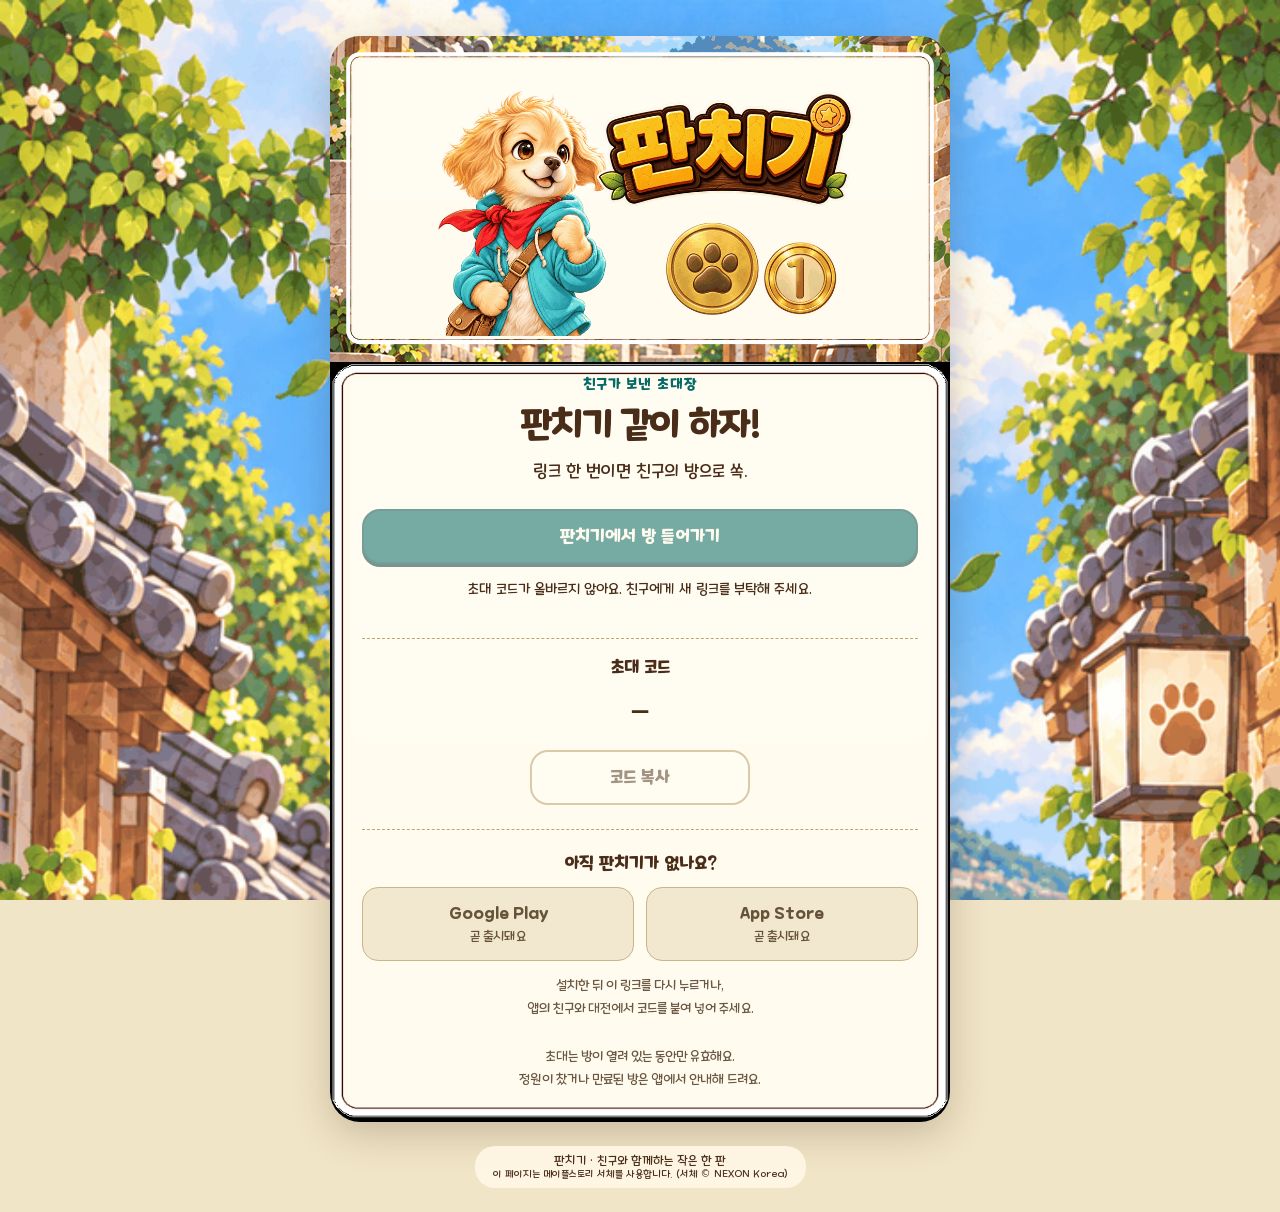
<file: panchigi/join/index.html>
<!doctype html>
<html lang="ko">
<head>
  <meta charset="utf-8">
  <meta name="viewport" content="width=device-width, initial-scale=1">
  <meta name="referrer" content="no-referrer">
  <meta http-equiv="Content-Security-Policy" content="default-src 'none'; img-src 'self'; style-src 'self'; font-src 'self'; script-src 'self'; base-uri 'none'; form-action 'none'">
  <title>판치기 같이 하자! · 친구 초대</title>
  <meta name="description" content="링크를 누르면 친구의 방으로 바로 들어가요. 몽이와 함께 판치기 한 판!">
  <link rel="canonical" href="https://baekwangho.github.io/panchigi/join/">
  <meta property="og:title" content="판치기 같이 하자!">
  <meta property="og:description" content="링크를 누르면 친구의 방으로 바로 들어가요.">
  <meta property="og:image" content="https://baekwangho.github.io/panchigi/join/assets/invite-1200x630.png">
  <meta property="og:image:secure_url" content="https://baekwangho.github.io/panchigi/join/assets/invite-1200x630.png">
  <meta property="og:image:type" content="image/png">
  <meta property="og:image:width" content="1200">
  <meta property="og:image:height" content="630">
  <meta property="og:image:alt" content="따뜻한 종이 위 판치기 로고와 웃는 몽이, 반짝이는 앞뒷면 동전">
  <meta property="og:image" content="https://baekwangho.github.io/panchigi/join/assets/invite-600x600.png">
  <meta property="og:image:type" content="image/png">
  <meta property="og:image:width" content="600">
  <meta property="og:image:height" content="600">
  <meta property="og:image:alt" content="판치기 로고와 몽이, 동전이 담긴 정사각형 초대 카드">
  <meta property="og:url" content="https://baekwangho.github.io/panchigi/join/">
  <meta property="og:type" content="website">
  <meta property="og:locale" content="ko_KR">
  <meta property="og:site_name" content="판치기">
  <meta name="twitter:card" content="summary_large_image">
  <meta name="twitter:title" content="판치기 같이 하자!">
  <meta name="twitter:description" content="링크를 누르면 친구의 방으로 바로 들어가요.">
  <meta name="twitter:image" content="https://baekwangho.github.io/panchigi/join/assets/invite-1200x630.png">
  <meta name="twitter:image:alt" content="판치기 로고와 몽이, 앞뒷면 동전이 담긴 친구 초대 카드">
  <link rel="icon" type="image/png" href="assets/favicon.png">
  <link rel="apple-touch-icon" sizes="180x180" href="assets/apple-touch-icon.png">
  <link rel="stylesheet" href="style.css">
  <script src="join.js" defer></script>
</head>
<body>
  <main class="invitation">
    <img class="hero" src="assets/invite-1200x630.png" width="1200" height="630" alt="판치기 로고 아래 친구를 기다리는 몽이와 동전">
    <div class="content">
      <p class="eyebrow">친구가 보낸 초대장</p>
      <h1>판치기 같이 하자!</h1>
      <p class="intro">링크 한 번이면 친구의 방으로 쏙.</p>
      <a id="open-app" class="primary" aria-disabled="true">판치기에서 방 들어가기</a>
      <p id="status" class="status" role="status" aria-live="polite">초대 코드를 확인하고 있어요.</p>
      <section class="code-area" aria-labelledby="code-title">
        <h2 id="code-title">초대 코드</h2>
        <p id="invite-code" class="code">—</p>
        <button id="copy-code" class="secondary" type="button" disabled>코드 복사</button>
      </section>
      <section class="install" aria-labelledby="install-title">
        <h2 id="install-title">아직 판치기가 없나요?</h2>
        <div class="stores">
          <button type="button" disabled><strong>Google Play</strong><span>곧 출시돼요</span></button>
          <button type="button" disabled><strong>App Store</strong><span>곧 출시돼요</span></button>
        </div>
        <p>설치한 뒤 이 링크를 다시 누르거나,<br>앱의 친구와 대전에서 코드를 붙여 넣어 주세요.</p>
      </section>
      <p class="footnote">초대는 방이 열려 있는 동안만 유효해요.<br>정원이 찼거나 만료된 방은 앱에서 안내해 드려요.</p>
      <noscript>앱에서 방에 들어가려면 JavaScript를 켜거나, 링크의 code 값을 복사해 친구와 대전에 붙여 넣어 주세요.</noscript>
    </div>
  </main>
  <footer>판치기 · 친구와 함께하는 작은 한 판<br><small>이 페이지는 메이플스토리 서체를 사용합니다. (서체 © NEXON Korea)</small></footer>
</body>
</html>
</file>
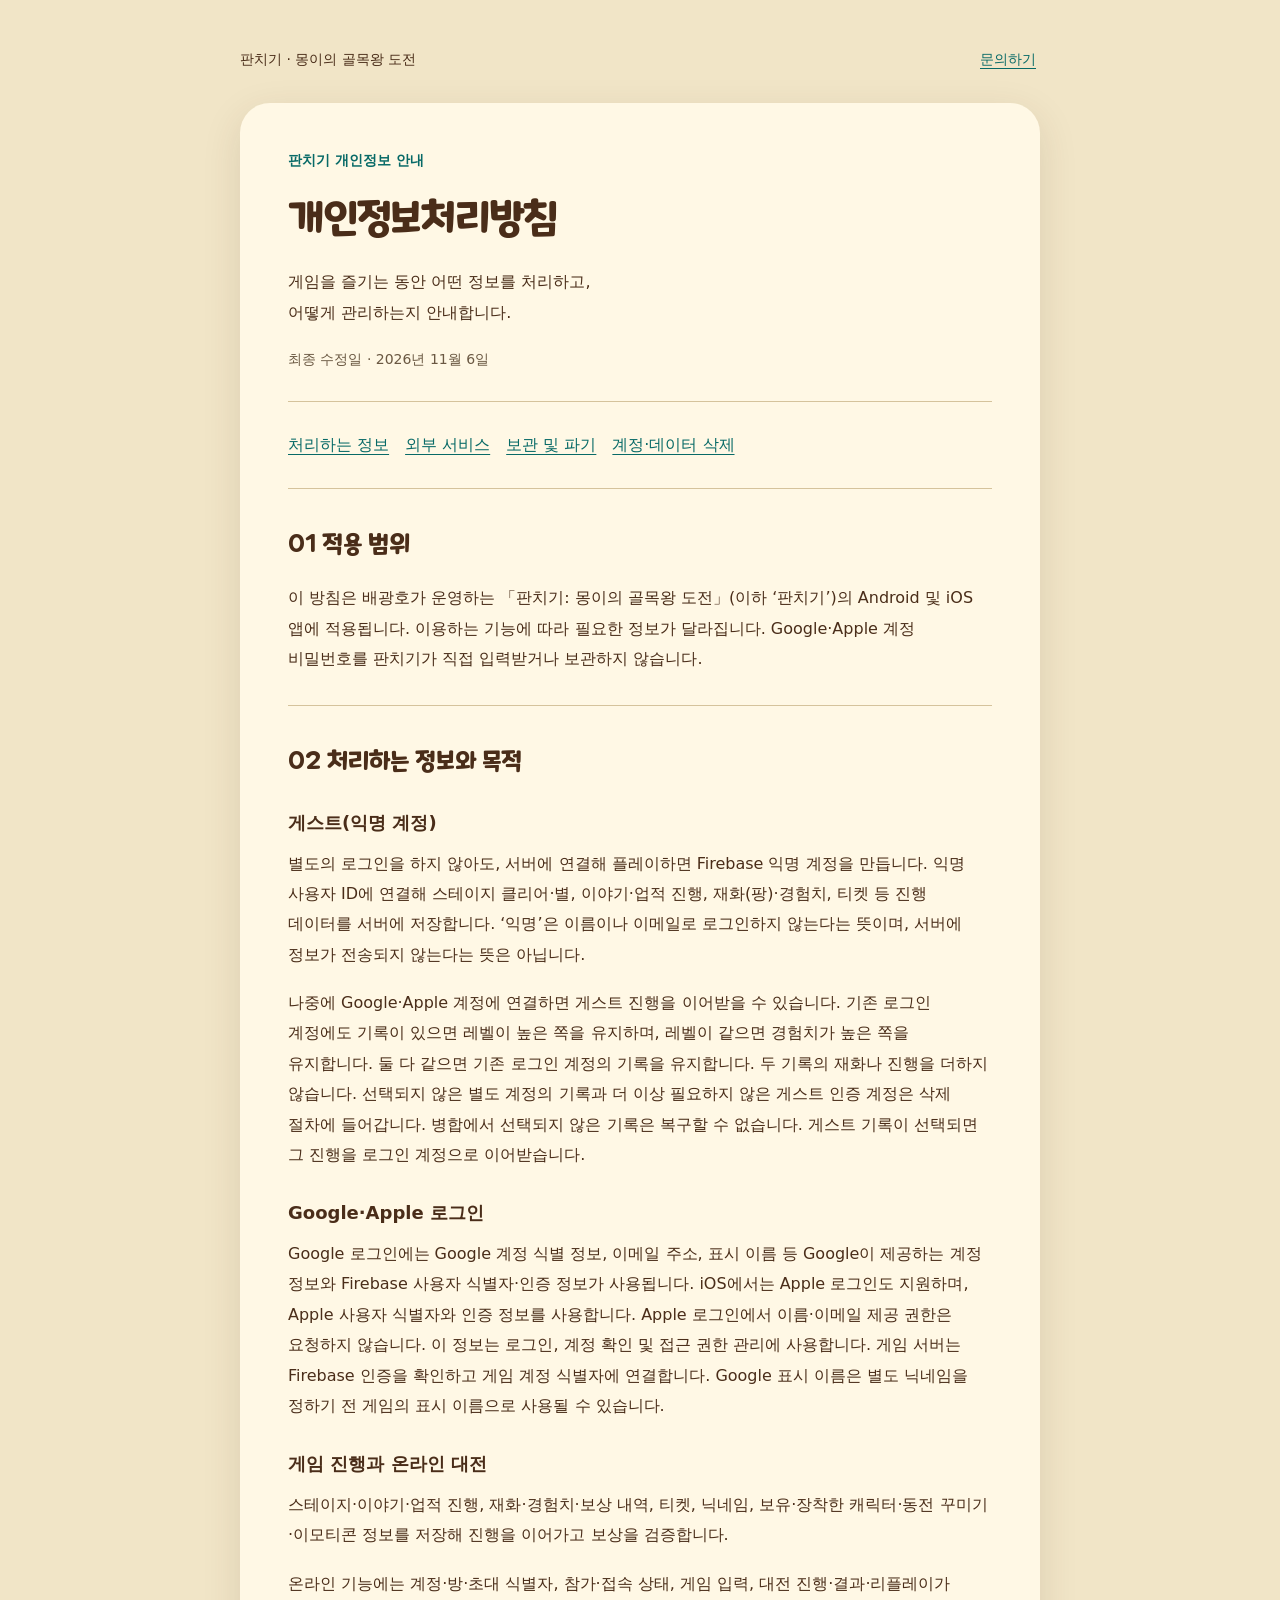
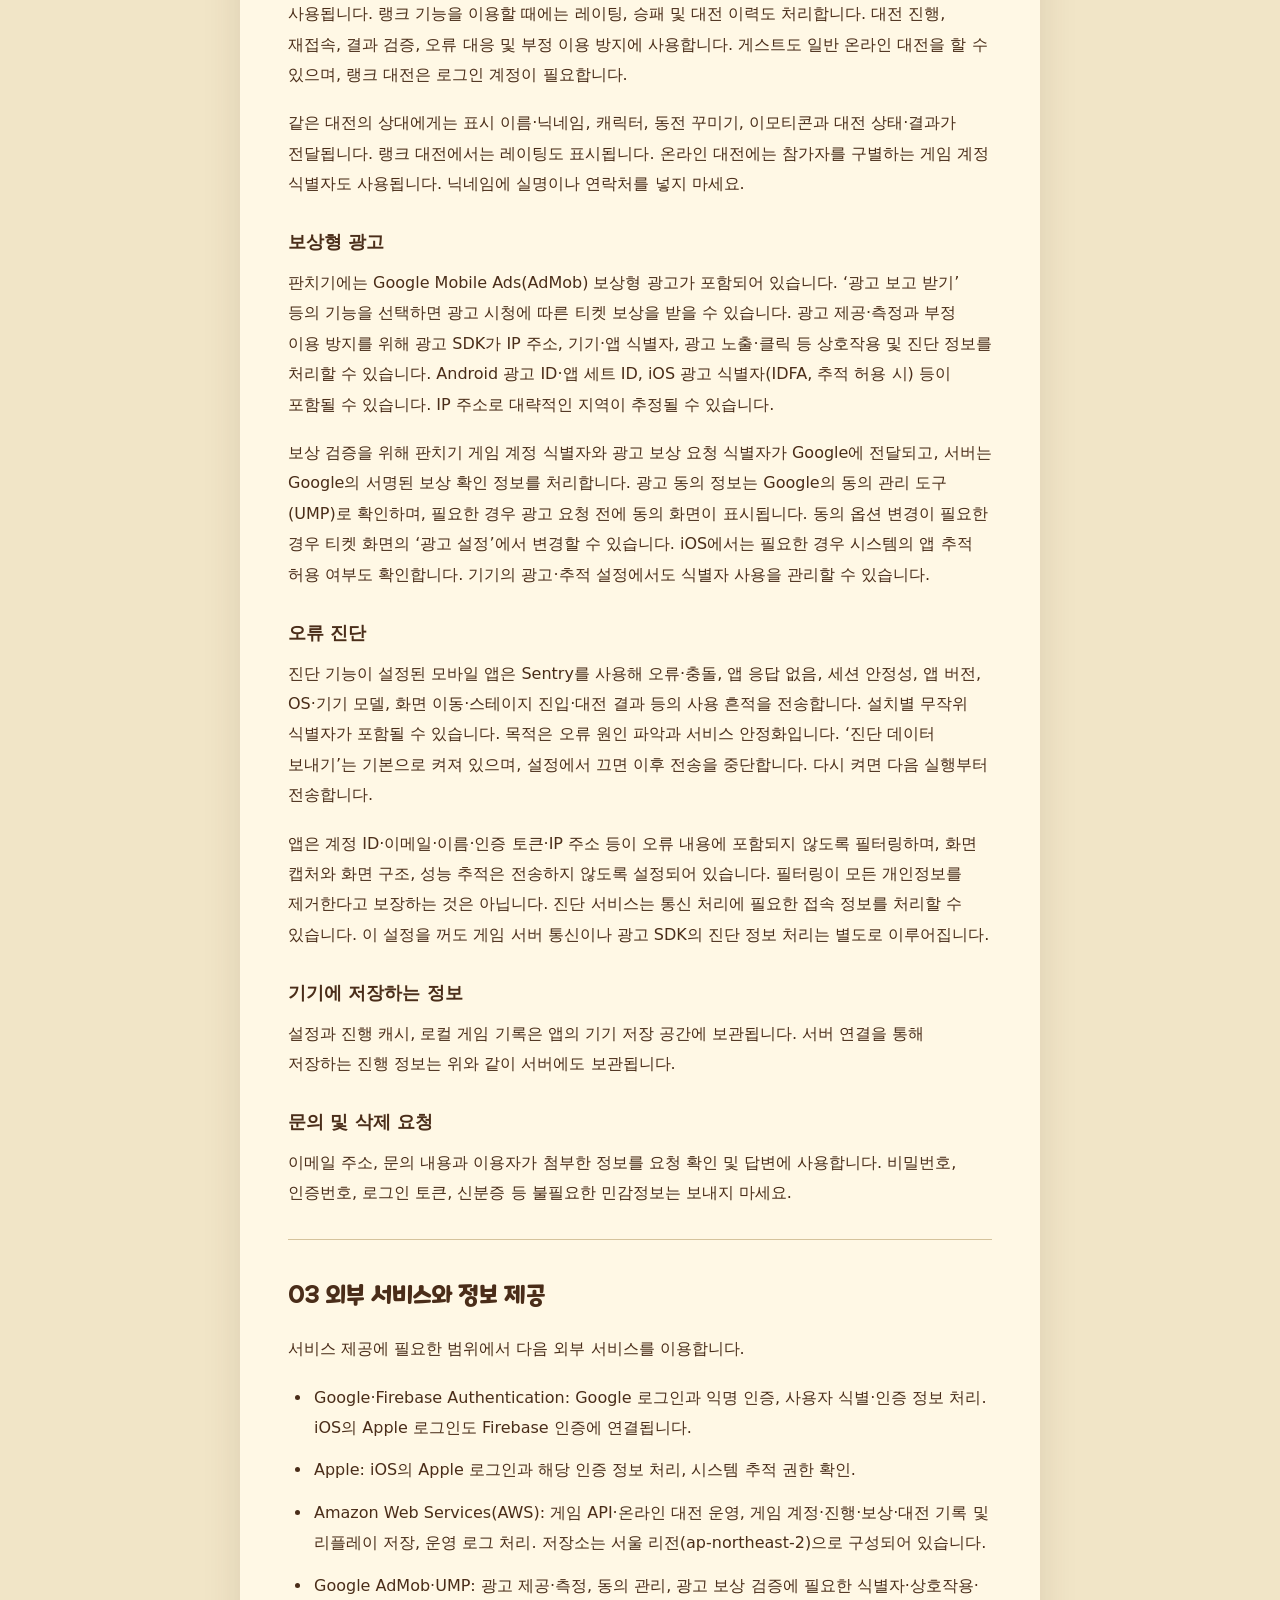
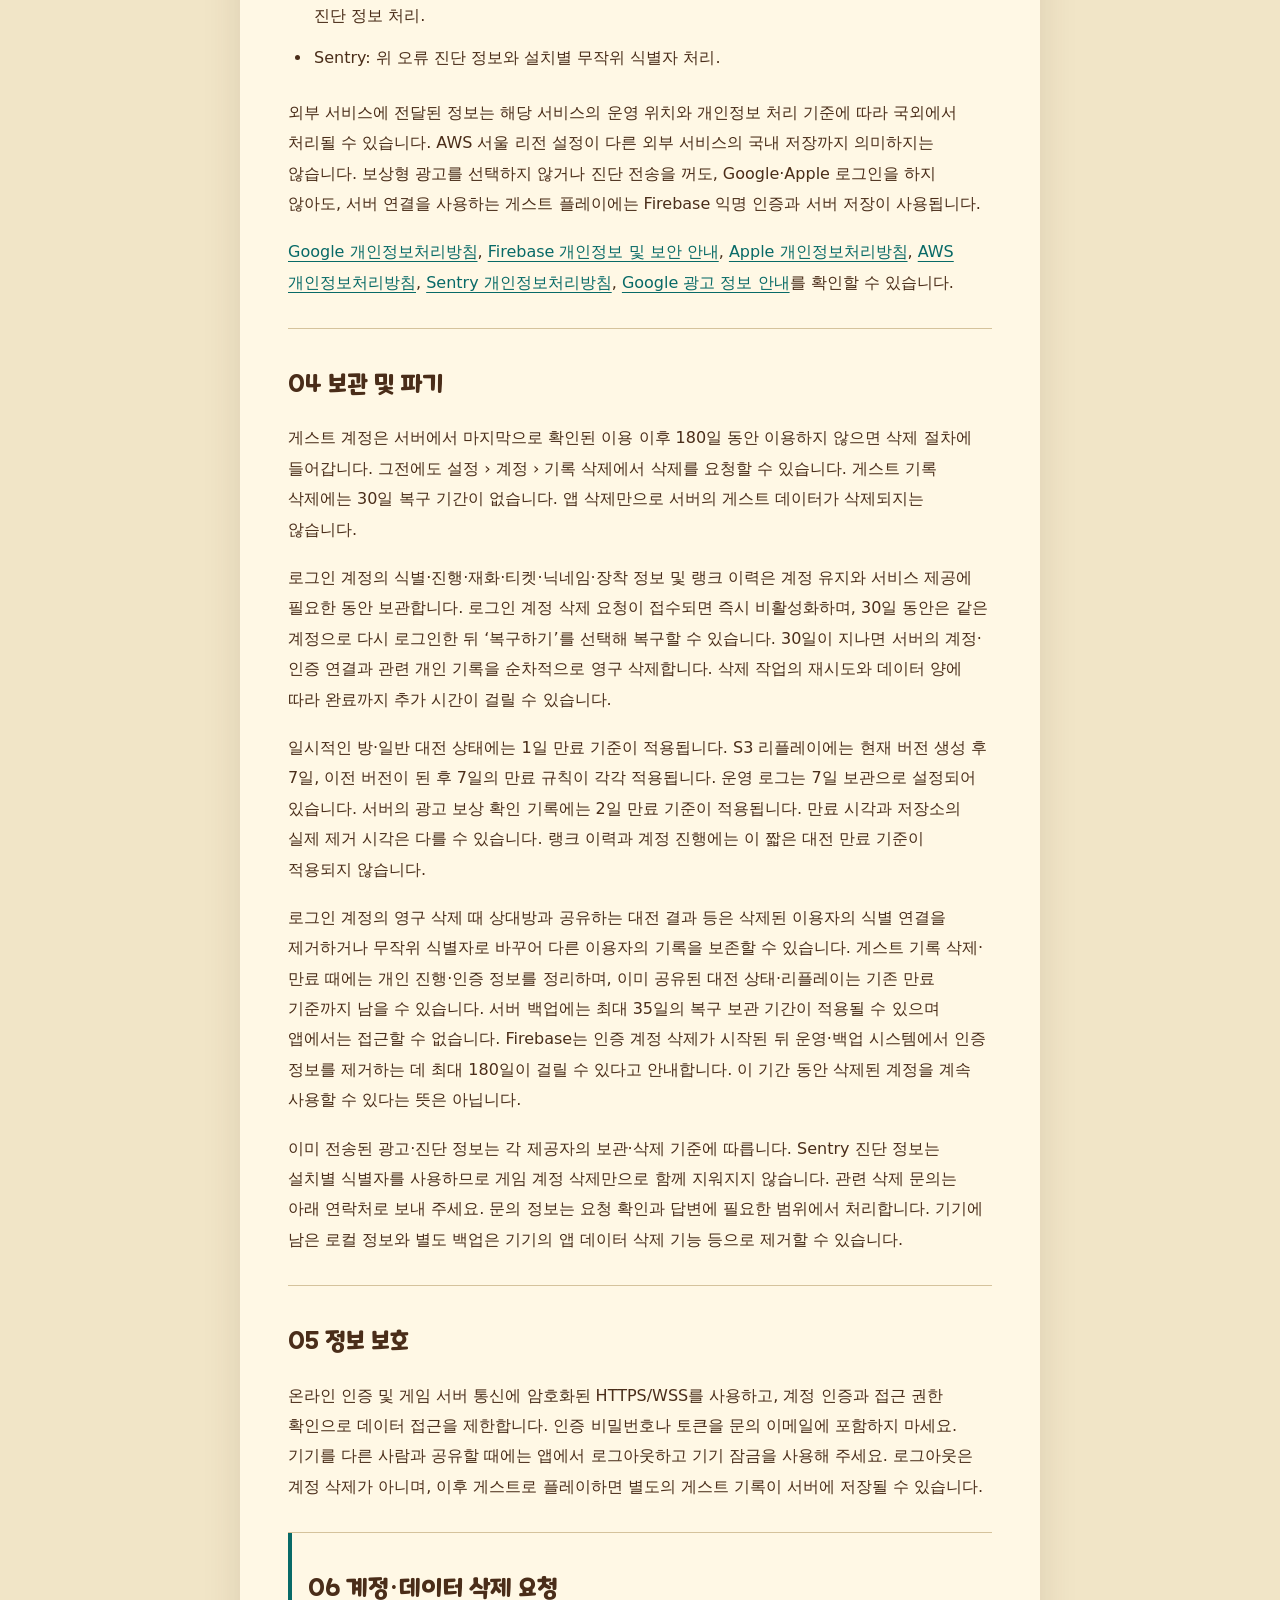
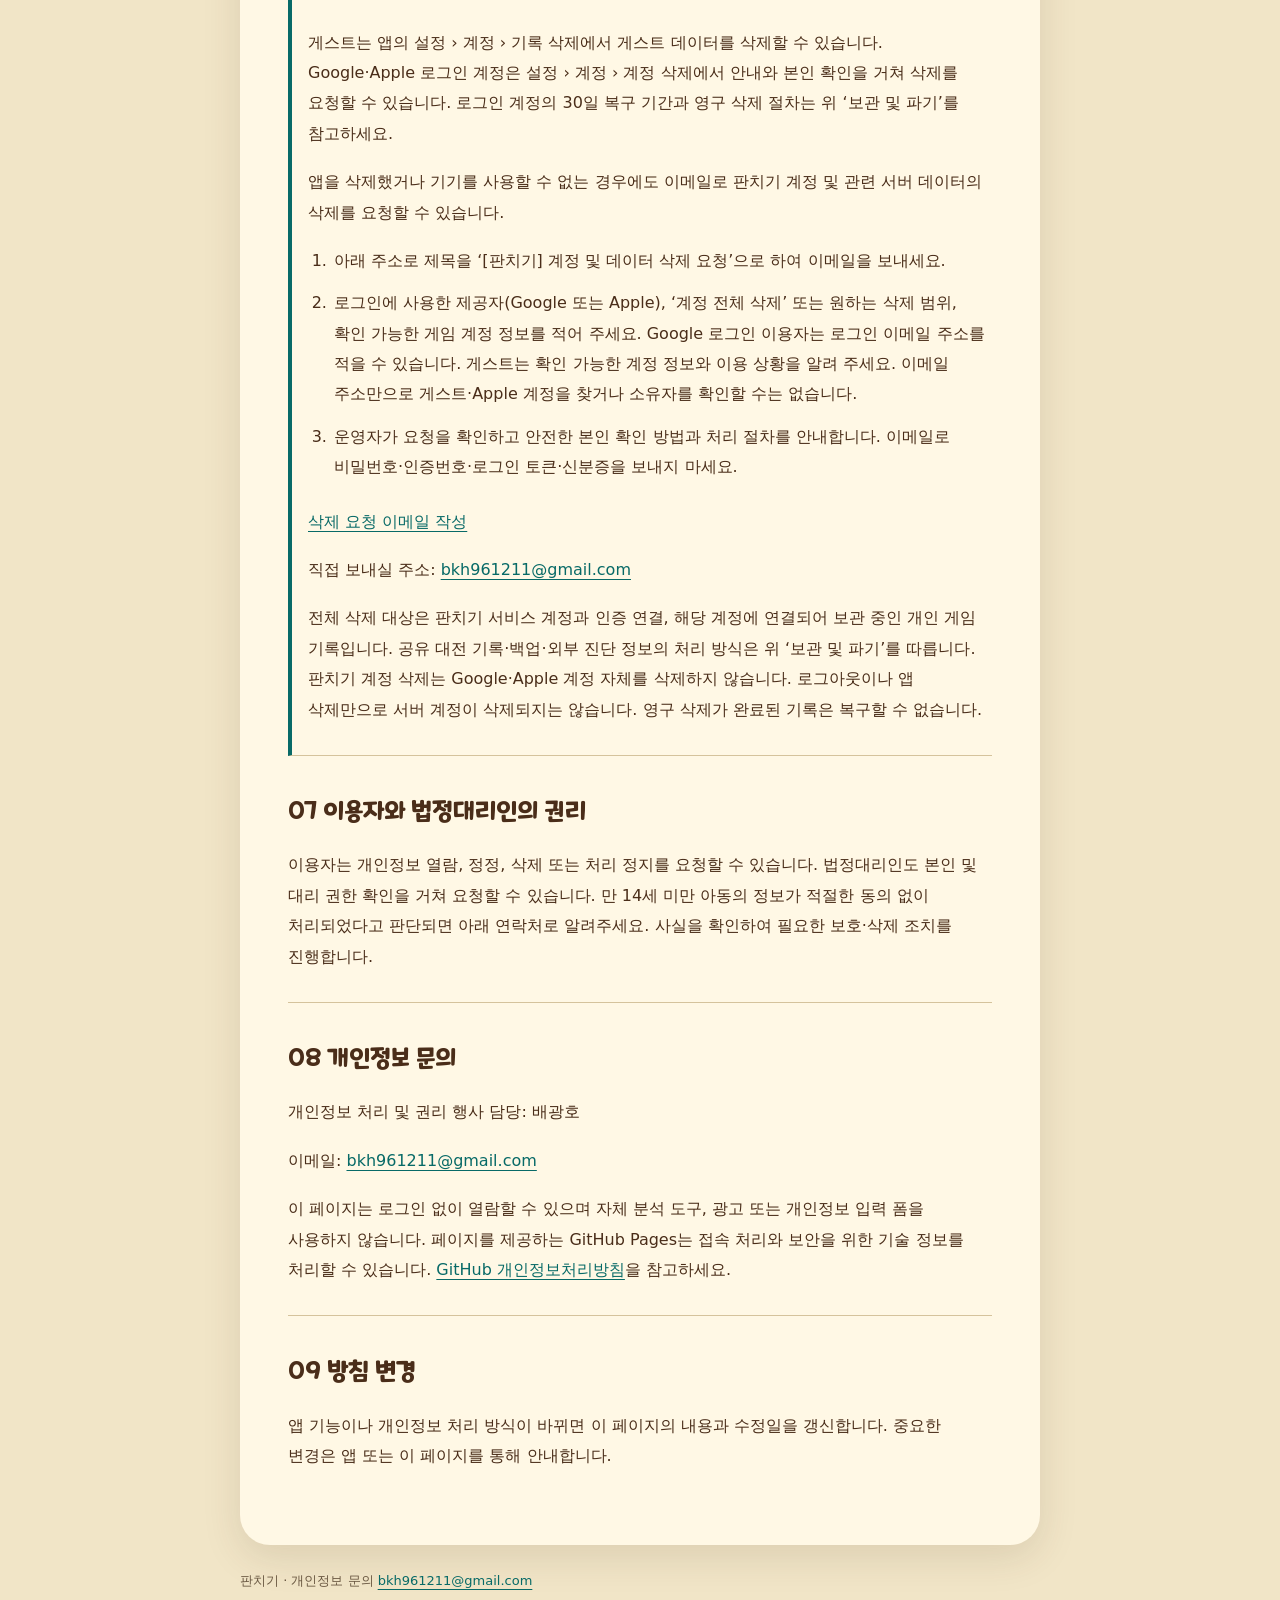
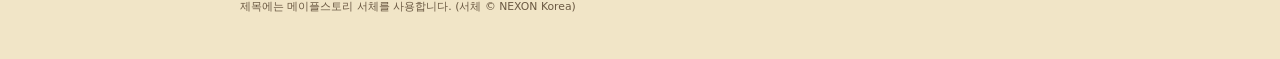
<file: panchigi/privacy/index.html>
<!doctype html>
<html lang="ko">
<head>
  <meta charset="utf-8">
  <meta name="viewport" content="width=device-width, initial-scale=1">
  <meta name="referrer" content="no-referrer">
  <meta http-equiv="Content-Security-Policy" content="default-src 'none'; img-src 'self'; style-src 'self'; font-src 'self'; base-uri 'none'; form-action 'none'">
  <title>개인정보처리방침 · 판치기</title>
  <meta name="description" content="판치기의 개인정보 처리 항목, 광고·진단, 보관·삭제 및 문의 방법을 안내합니다.">
  <link rel="canonical" href="https://baekwangho.github.io/panchigi/privacy/">
  <link rel="icon" type="image/png" href="../join/assets/favicon.png">
  <link rel="stylesheet" href="style.css">
</head>
<body>
  <a class="skip" href="#policy">본문으로 이동</a>
  <header class="masthead"><span>판치기 · 몽이의 골목왕 도전</span><a href="#contact">문의하기</a></header>
  <main id="policy">
    <div class="intro"><p class="eyebrow">판치기 개인정보 안내</p><h1>개인정보처리방침</h1><p>게임을 즐기는 동안 어떤 정보를 처리하고,<br>어떻게 관리하는지 안내합니다.</p><p class="date">최종 수정일 · 2026년 11월 6일</p></div>
    <nav aria-label="문서 바로가기"><a href="#data">처리하는 정보</a><a href="#services">외부 서비스</a><a href="#retention">보관 및 파기</a><a href="#delete">계정·데이터 삭제</a></nav>
    <article>
<section id="scope" aria-labelledby="title-scope"><h2 id="title-scope">01 적용 범위</h2>
<p>이 방침은 배광호가 운영하는 「판치기: 몽이의 골목왕 도전」(이하 ‘판치기’)의 Android 및 iOS 앱에 적용됩니다. 이용하는 기능에 따라 필요한 정보가 달라집니다. Google·Apple 계정 비밀번호를 판치기가 직접 입력받거나 보관하지 않습니다.</p>
</section>
<section id="data" aria-labelledby="title-data"><h2 id="title-data">02 처리하는 정보와 목적</h2>
<h3>게스트(익명 계정)</h3>
<p>별도의 로그인을 하지 않아도, 서버에 연결해 플레이하면 Firebase 익명 계정을 만듭니다. 익명 사용자 ID에 연결해 스테이지 클리어·별, 이야기·업적 진행, 재화(팡)·경험치, 티켓 등 진행 데이터를 서버에 저장합니다. ‘익명’은 이름이나 이메일로 로그인하지 않는다는 뜻이며, 서버에 정보가 전송되지 않는다는 뜻은 아닙니다.</p>
<p>나중에 Google·Apple 계정에 연결하면 게스트 진행을 이어받을 수 있습니다. 기존 로그인 계정에도 기록이 있으면 레벨이 높은 쪽을 유지하며, 레벨이 같으면 경험치가 높은 쪽을 유지합니다. 둘 다 같으면 기존 로그인 계정의 기록을 유지합니다. 두 기록의 재화나 진행을 더하지 않습니다. 선택되지 않은 별도 계정의 기록과 더 이상 필요하지 않은 게스트 인증 계정은 삭제 절차에 들어갑니다. 병합에서 선택되지 않은 기록은 복구할 수 없습니다. 게스트 기록이 선택되면 그 진행을 로그인 계정으로 이어받습니다.</p>
<h3>Google·Apple 로그인</h3>
<p>Google 로그인에는 Google 계정 식별 정보, 이메일 주소, 표시 이름 등 Google이 제공하는 계정 정보와 Firebase 사용자 식별자·인증 정보가 사용됩니다. iOS에서는 Apple 로그인도 지원하며, Apple 사용자 식별자와 인증 정보를 사용합니다. Apple 로그인에서 이름·이메일 제공 권한은 요청하지 않습니다. 이 정보는 로그인, 계정 확인 및 접근 권한 관리에 사용합니다. 게임 서버는 Firebase 인증을 확인하고 게임 계정 식별자에 연결합니다. Google 표시 이름은 별도 닉네임을 정하기 전 게임의 표시 이름으로 사용될 수 있습니다.</p>
<h3>게임 진행과 온라인 대전</h3>
<p>스테이지·이야기·업적 진행, 재화·경험치·보상 내역, 티켓, 닉네임, 보유·장착한 캐릭터·동전 꾸미기·이모티콘 정보를 저장해 진행을 이어가고 보상을 검증합니다.</p>
<p>온라인 기능에는 계정·방·초대 식별자, 참가·접속 상태, 게임 입력, 대전 진행·결과·리플레이가 사용됩니다. 랭크 기능을 이용할 때에는 레이팅, 승패 및 대전 이력도 처리합니다. 대전 진행, 재접속, 결과 검증, 오류 대응 및 부정 이용 방지에 사용합니다. 게스트도 일반 온라인 대전을 할 수 있으며, 랭크 대전은 로그인 계정이 필요합니다.</p>
<p>같은 대전의 상대에게는 표시 이름·닉네임, 캐릭터, 동전 꾸미기, 이모티콘과 대전 상태·결과가 전달됩니다. 랭크 대전에서는 레이팅도 표시됩니다. 온라인 대전에는 참가자를 구별하는 게임 계정 식별자도 사용됩니다. 닉네임에 실명이나 연락처를 넣지 마세요.</p>
<h3>보상형 광고</h3>
<p>판치기에는 Google Mobile Ads(AdMob) 보상형 광고가 포함되어 있습니다. ‘광고 보고 받기’ 등의 기능을 선택하면 광고 시청에 따른 티켓 보상을 받을 수 있습니다. 광고 제공·측정과 부정 이용 방지를 위해 광고 SDK가 IP 주소, 기기·앱 식별자, 광고 노출·클릭 등 상호작용 및 진단 정보를 처리할 수 있습니다. Android 광고 ID·앱 세트 ID, iOS 광고 식별자(IDFA, 추적 허용 시) 등이 포함될 수 있습니다. IP 주소로 대략적인 지역이 추정될 수 있습니다.</p>
<p>보상 검증을 위해 판치기 게임 계정 식별자와 광고 보상 요청 식별자가 Google에 전달되고, 서버는 Google의 서명된 보상 확인 정보를 처리합니다. 광고 동의 정보는 Google의 동의 관리 도구(UMP)로 확인하며, 필요한 경우 광고 요청 전에 동의 화면이 표시됩니다. 동의 옵션 변경이 필요한 경우 티켓 화면의 ‘광고 설정’에서 변경할 수 있습니다. iOS에서는 필요한 경우 시스템의 앱 추적 허용 여부도 확인합니다. 기기의 광고·추적 설정에서도 식별자 사용을 관리할 수 있습니다.</p>
<h3>오류 진단</h3>
<p>진단 기능이 설정된 모바일 앱은 Sentry를 사용해 오류·충돌, 앱 응답 없음, 세션 안정성, 앱 버전, OS·기기 모델, 화면 이동·스테이지 진입·대전 결과 등의 사용 흔적을 전송합니다. 설치별 무작위 식별자가 포함될 수 있습니다. 목적은 오류 원인 파악과 서비스 안정화입니다. ‘진단 데이터 보내기’는 기본으로 켜져 있으며, 설정에서 끄면 이후 전송을 중단합니다. 다시 켜면 다음 실행부터 전송합니다.</p>
<p>앱은 계정 ID·이메일·이름·인증 토큰·IP 주소 등이 오류 내용에 포함되지 않도록 필터링하며, 화면 캡처와 화면 구조, 성능 추적은 전송하지 않도록 설정되어 있습니다. 필터링이 모든 개인정보를 제거한다고 보장하는 것은 아닙니다. 진단 서비스는 통신 처리에 필요한 접속 정보를 처리할 수 있습니다. 이 설정을 꺼도 게임 서버 통신이나 광고 SDK의 진단 정보 처리는 별도로 이루어집니다.</p>
<h3>기기에 저장하는 정보</h3>
<p>설정과 진행 캐시, 로컬 게임 기록은 앱의 기기 저장 공간에 보관됩니다. 서버 연결을 통해 저장하는 진행 정보는 위와 같이 서버에도 보관됩니다.</p>
<h3>문의 및 삭제 요청</h3>
<p>이메일 주소, 문의 내용과 이용자가 첨부한 정보를 요청 확인 및 답변에 사용합니다. 비밀번호, 인증번호, 로그인 토큰, 신분증 등 불필요한 민감정보는 보내지 마세요.</p>
</section>
<section id="services" aria-labelledby="title-services"><h2 id="title-services">03 외부 서비스와 정보 제공</h2>
<p>서비스 제공에 필요한 범위에서 다음 외부 서비스를 이용합니다.</p>
<ul>
<li>Google·Firebase Authentication: Google 로그인과 익명 인증, 사용자 식별·인증 정보 처리. iOS의 Apple 로그인도 Firebase 인증에 연결됩니다.</li>
<li>Apple: iOS의 Apple 로그인과 해당 인증 정보 처리, 시스템 추적 권한 확인.</li>
<li>Amazon Web Services(AWS): 게임 API·온라인 대전 운영, 게임 계정·진행·보상·대전 기록 및 리플레이 저장, 운영 로그 처리. 저장소는 서울 리전(ap-northeast-2)으로 구성되어 있습니다.</li>
<li>Google AdMob·UMP: 광고 제공·측정, 동의 관리, 광고 보상 검증에 필요한 식별자·상호작용·진단 정보 처리.</li>
<li>Sentry: 위 오류 진단 정보와 설치별 무작위 식별자 처리.</li>
</ul>
<p>외부 서비스에 전달된 정보는 해당 서비스의 운영 위치와 개인정보 처리 기준에 따라 국외에서 처리될 수 있습니다. AWS 서울 리전 설정이 다른 외부 서비스의 국내 저장까지 의미하지는 않습니다. 보상형 광고를 선택하지 않거나 진단 전송을 꺼도, Google·Apple 로그인을 하지 않아도, 서버 연결을 사용하는 게스트 플레이에는 Firebase 익명 인증과 서버 저장이 사용됩니다.</p>
<p><a href="https://policies.google.com/privacy">Google 개인정보처리방침</a>, <a href="https://firebase.google.com/support/privacy">Firebase 개인정보 및 보안 안내</a>, <a href="https://www.apple.com/legal/privacy/">Apple 개인정보처리방침</a>, <a href="https://aws.amazon.com/privacy/">AWS 개인정보처리방침</a>, <a href="https://sentry.io/privacy/">Sentry 개인정보처리방침</a>, <a href="https://policies.google.com/technologies/ads">Google 광고 정보 안내</a>를 확인할 수 있습니다.</p>
</section>
<section id="retention" aria-labelledby="title-retention"><h2 id="title-retention">04 보관 및 파기</h2>
<p>게스트 계정은 서버에서 마지막으로 확인된 이용 이후 180일 동안 이용하지 않으면 삭제 절차에 들어갑니다. 그전에도 설정 › 계정 › 기록 삭제에서 삭제를 요청할 수 있습니다. 게스트 기록 삭제에는 30일 복구 기간이 없습니다. 앱 삭제만으로 서버의 게스트 데이터가 삭제되지는 않습니다.</p>
<p>로그인 계정의 식별·진행·재화·티켓·닉네임·장착 정보 및 랭크 이력은 계정 유지와 서비스 제공에 필요한 동안 보관합니다. 로그인 계정 삭제 요청이 접수되면 즉시 비활성화하며, 30일 동안은 같은 계정으로 다시 로그인한 뒤 ‘복구하기’를 선택해 복구할 수 있습니다. 30일이 지나면 서버의 계정·인증 연결과 관련 개인 기록을 순차적으로 영구 삭제합니다. 삭제 작업의 재시도와 데이터 양에 따라 완료까지 추가 시간이 걸릴 수 있습니다.</p>
<p>일시적인 방·일반 대전 상태에는 1일 만료 기준이 적용됩니다. S3 리플레이에는 현재 버전 생성 후 7일, 이전 버전이 된 후 7일의 만료 규칙이 각각 적용됩니다. 운영 로그는 7일 보관으로 설정되어 있습니다. 서버의 광고 보상 확인 기록에는 2일 만료 기준이 적용됩니다. 만료 시각과 저장소의 실제 제거 시각은 다를 수 있습니다. 랭크 이력과 계정 진행에는 이 짧은 대전 만료 기준이 적용되지 않습니다.</p>
<p>로그인 계정의 영구 삭제 때 상대방과 공유하는 대전 결과 등은 삭제된 이용자의 식별 연결을 제거하거나 무작위 식별자로 바꾸어 다른 이용자의 기록을 보존할 수 있습니다. 게스트 기록 삭제·만료 때에는 개인 진행·인증 정보를 정리하며, 이미 공유된 대전 상태·리플레이는 기존 만료 기준까지 남을 수 있습니다. 서버 백업에는 최대 35일의 복구 보관 기간이 적용될 수 있으며 앱에서는 접근할 수 없습니다. Firebase는 인증 계정 삭제가 시작된 뒤 운영·백업 시스템에서 인증 정보를 제거하는 데 최대 180일이 걸릴 수 있다고 안내합니다. 이 기간 동안 삭제된 계정을 계속 사용할 수 있다는 뜻은 아닙니다.</p>
<p>이미 전송된 광고·진단 정보는 각 제공자의 보관·삭제 기준에 따릅니다. Sentry 진단 정보는 설치별 식별자를 사용하므로 게임 계정 삭제만으로 함께 지워지지 않습니다. 관련 삭제 문의는 아래 연락처로 보내 주세요. 문의 정보는 요청 확인과 답변에 필요한 범위에서 처리합니다. 기기에 남은 로컬 정보와 별도 백업은 기기의 앱 데이터 삭제 기능 등으로 제거할 수 있습니다.</p>
</section>
<section id="security" aria-labelledby="title-security"><h2 id="title-security">05 정보 보호</h2>
<p>온라인 인증 및 게임 서버 통신에 암호화된 HTTPS/WSS를 사용하고, 계정 인증과 접근 권한 확인으로 데이터 접근을 제한합니다. 인증 비밀번호나 토큰을 문의 이메일에 포함하지 마세요. 기기를 다른 사람과 공유할 때에는 앱에서 로그아웃하고 기기 잠금을 사용해 주세요. 로그아웃은 계정 삭제가 아니며, 이후 게스트로 플레이하면 별도의 게스트 기록이 서버에 저장될 수 있습니다.</p>
</section>
<section id="delete" aria-labelledby="title-delete"><h2 id="title-delete">06 계정·데이터 삭제 요청</h2>
<p>게스트는 앱의 설정 › 계정 › 기록 삭제에서 게스트 데이터를 삭제할 수 있습니다. Google·Apple 로그인 계정은 설정 › 계정 › 계정 삭제에서 안내와 본인 확인을 거쳐 삭제를 요청할 수 있습니다. 로그인 계정의 30일 복구 기간과 영구 삭제 절차는 위 ‘보관 및 파기’를 참고하세요.</p>
<p>앱을 삭제했거나 기기를 사용할 수 없는 경우에도 이메일로 판치기 계정 및 관련 서버 데이터의 삭제를 요청할 수 있습니다.</p>
<ol>
<li>아래 주소로 제목을 ‘[판치기] 계정 및 데이터 삭제 요청’으로 하여 이메일을 보내세요.</li>
<li>로그인에 사용한 제공자(Google 또는 Apple), ‘계정 전체 삭제’ 또는 원하는 삭제 범위, 확인 가능한 게임 계정 정보를 적어 주세요. Google 로그인 이용자는 로그인 이메일 주소를 적을 수 있습니다. 게스트는 확인 가능한 계정 정보와 이용 상황을 알려 주세요. 이메일 주소만으로 게스트·Apple 계정을 찾거나 소유자를 확인할 수는 없습니다.</li>
<li>운영자가 요청을 확인하고 안전한 본인 확인 방법과 처리 절차를 안내합니다. 이메일로 비밀번호·인증번호·로그인 토큰·신분증을 보내지 마세요.</li>
</ol>
<p><a href="mailto:bkh961211@gmail.com?subject=%5B%ED%8C%90%EC%B9%98%EA%B8%B0%5D%20%EA%B3%84%EC%A0%95%20%EB%B0%8F%20%EB%8D%B0%EC%9D%B4%ED%84%B0%20%EC%82%AD%EC%A0%9C%20%EC%9A%94%EC%B2%AD">삭제 요청 이메일 작성</a></p>
<p>직접 보내실 주소: <a href="mailto:bkh961211@gmail.com">bkh961211@gmail.com</a></p>
<p>전체 삭제 대상은 판치기 서비스 계정과 인증 연결, 해당 계정에 연결되어 보관 중인 개인 게임 기록입니다. 공유 대전 기록·백업·외부 진단 정보의 처리 방식은 위 ‘보관 및 파기’를 따릅니다. 판치기 계정 삭제는 Google·Apple 계정 자체를 삭제하지 않습니다. 로그아웃이나 앱 삭제만으로 서버 계정이 삭제되지는 않습니다. 영구 삭제가 완료된 기록은 복구할 수 없습니다.</p>
</section>
<section id="rights" aria-labelledby="title-rights"><h2 id="title-rights">07 이용자와 법정대리인의 권리</h2>
<p>이용자는 개인정보 열람, 정정, 삭제 또는 처리 정지를 요청할 수 있습니다. 법정대리인도 본인 및 대리 권한 확인을 거쳐 요청할 수 있습니다. 만 14세 미만 아동의 정보가 적절한 동의 없이 처리되었다고 판단되면 아래 연락처로 알려주세요. 사실을 확인하여 필요한 보호·삭제 조치를 진행합니다.</p>
</section>
<section id="contact" aria-labelledby="title-contact"><h2 id="title-contact">08 개인정보 문의</h2>
<p>개인정보 처리 및 권리 행사 담당: 배광호</p>
<p>이메일: <a href="mailto:bkh961211@gmail.com">bkh961211@gmail.com</a></p>
<p>이 페이지는 로그인 없이 열람할 수 있으며 자체 분석 도구, 광고 또는 개인정보 입력 폼을 사용하지 않습니다. 페이지를 제공하는 GitHub Pages는 접속 처리와 보안을 위한 기술 정보를 처리할 수 있습니다. <a href="https://docs.github.com/en/site-policy/privacy-policies/github-general-privacy-statement">GitHub 개인정보처리방침</a>을 참고하세요.</p>
</section>
<section id="updates" aria-labelledby="title-updates"><h2 id="title-updates">09 방침 변경</h2>
<p>앱 기능이나 개인정보 처리 방식이 바뀌면 이 페이지의 내용과 수정일을 갱신합니다. 중요한 변경은 앱 또는 이 페이지를 통해 안내합니다.</p>
</section>
    </article>
  </main>
  <footer>판치기 · 개인정보 문의 <a href="mailto:bkh961211@gmail.com">bkh961211@gmail.com</a><br><small>제목에는 메이플스토리 서체를 사용합니다. (서체 © NEXON Korea)</small></footer>
</body>
</html>
</file>
<file: panchigi/join/style.css>
@font-face { font-family: "Maplestory"; src: url("assets/fonts/Maplestory-Light.ttf") format("truetype"); font-weight: 300 500; font-display: swap; }
@font-face { font-family: "Maplestory"; src: url("assets/fonts/Maplestory-Bold.ttf") format("truetype"); font-weight: 600 900; font-display: swap; }
:root { color-scheme: light; font-family: "Maplestory", "Apple SD Gothic Neo", "Malgun Gothic", system-ui, sans-serif; color: #4a2d19; background: #f1e5c7; }
button, input, select, textarea { font: inherit; }
* { box-sizing: border-box; }
body { margin: 0; min-height: 100vh; padding: 36px 18px 24px; background: #f1e5c7 url("assets/background.png") center top / cover fixed; }
.invitation { width: min(100%, 620px); margin: auto; background: #fff8e5; border-radius: 30px; overflow: hidden; box-shadow: 0 12px 38px #4a2d193b; }
.hero { display: block; width: 100%; height: auto; }
.content { padding: 0 32px 30px; text-align: center; background: url("assets/paper.png") center / 100% 100%; }
.eyebrow { margin: 0; padding-top: 14px; font-weight: 700; font-size: 14px; color: #086a67; letter-spacing: .08em; }
h1 { margin: 10px 0; font-size: clamp(27px, 6vw, 36px); letter-spacing: -.04em; line-height: 1.3; }
.intro { margin: 10px 0 24px; font-size: 17px; line-height: 1.6; }
.primary, .secondary { display: block; width: 100%; min-height: 52px; border-radius: 18px; padding: 16px; font: inherit; font-size: 17px; font-weight: 700; text-decoration: none; cursor: pointer; }
.primary { background: #086a67; border: 2px solid #07504e; box-shadow: 0 3px 0 #05413f; color: #fff9ea; }
.primary[aria-disabled="true"] { opacity: .55; pointer-events: none; }
.primary:hover { background: #075b58; }
:focus-visible { outline: 3px solid #b3472c; outline-offset: 4px; }
.status { min-height: 40px; font-size: 14px; line-height: 1.6; margin: 14px 0 20px; }
.code-area { border-top: 1px dashed #c1a370; border-bottom: 1px dashed #c1a370; padding: 19px 0 24px; }
h2 { margin: 0 0 14px; font-size: 17px; }
.code { margin: 0 auto 18px; font-family: "Maplestory", ui-monospace, "SFMono-Regular", Consolas, monospace; font-size: clamp(19px, 4.7vw, 27px); line-height: 1.5; font-weight: 700; overflow-wrap: anywhere; max-width: 400px; user-select: all; }
.secondary { background: #fffdf5; color: #4a2d19; border: 2px solid #b99a64; max-width: 220px; margin: auto; }
button:disabled { cursor: default; }
.secondary:disabled { opacity: .5; }
.install { padding-top: 24px; }
.stores { display: grid; grid-template-columns: 1fr 1fr; gap: 12px; }
.stores button { min-height: 74px; border: 1px solid #c9b58b; border-radius: 16px; color: #66543a; background: #f2e8cf; font: inherit; padding: 12px 6px; }
.stores span { display: block; margin-top: 7px; font-size: 13px; }
.install p, .footnote, noscript { display: block; font-size: 13px; line-height: 1.8; color: #6a5842; }
.footnote { margin: 24px 0 0; }
footer { text-align: center; font-size: 12px; margin: 24px auto 0; color: #4a2d19; background: #fff8e5e8; border-radius: 20px; width: fit-content; padding: 8px 18px; }
@media (max-width: 420px) { body { padding: 16px 12px; } .content { padding: 0 22px 24px; } .invitation { border-radius: 23px; } }
</file>
<file: panchigi/privacy/style.css>
@font-face { font-family: "Maplestory"; src: url("../join/assets/fonts/Maplestory-Bold.ttf") format("truetype"); font-weight: 700; font-display: swap; }
:root { color-scheme: light; color: #4a2d19; background: #f1e5c7; font-family: "Apple SD Gothic Neo", "Malgun Gothic", system-ui, sans-serif; }
* { box-sizing: border-box; }
html { scroll-padding-top: 24px; }
body { margin: 0; padding: 20px 12px; font-size: 16px; line-height: 1.9; overflow-wrap: anywhere; word-break: keep-all; }
a { color: #086a67; text-underline-offset: 4px; }
:focus-visible { outline: 3px solid #b3472c; outline-offset: 4px; }
.skip { position: absolute; left: 12px; top: -100px; padding: 12px; background: #fff8e5; z-index: 1; }
.skip:focus { top: 8px; }
.masthead { max-width: 800px; margin: 0 auto 20px; display: flex; flex-wrap: wrap; justify-content: space-between; align-items: center; gap: 8px 20px; font-size: 14px; }
.masthead a { padding: 10px 4px; }
main { max-width: 800px; margin: auto; padding: 28px 20px; border-radius: 23px; background: #fff8e5; box-shadow: 0 12px 38px #4a2d1920; }
.eyebrow { font-size: 14px; color: #086a67; font-weight: 700; }
h1, h2 { font-family: "Maplestory", "Malgun Gothic", system-ui, sans-serif; font-weight: 700; }
h1 { margin: 12px 0 20px; font-size: clamp(28px, 7vw, 40px); line-height: 1.4; letter-spacing: -.03em; }
h2 { font-size: 22px; line-height: 1.6; margin: 0 0 20px; }
h3 { font-size: 18px; line-height: 1.7; margin: 28px 0 10px; }
p { margin: 0 0 18px; }
.date { color: #6a5842; font-size: 14px; }
nav { display: flex; flex-wrap: wrap; gap: 4px 16px; padding: 18px 0; border-block: 1px solid #d5c39c; margin: 28px 0 0; }
nav a { padding: 10px 0; }
section { padding: 36px 0 12px; border-bottom: 1px solid #d5c39c; }
section:last-child { border-bottom: 0; }
#delete { border-left: 4px solid #086a67; padding-left: 16px; }
ul, ol { padding-left: 24px; margin: 16px 0 24px; }
li { padding-left: 2px; margin-bottom: 12px; }
footer { max-width: 800px; margin: 24px auto 4px; color: #6a5842; font-size: 13px; }
@media (min-width: 600px) { body { padding: 36px 24px; } main { padding: 44px 48px; border-radius: 30px; } h2 { font-size: 24px; } }
@media print { body { background: #fff; padding: 0; } main { box-shadow: none; max-width: none; padding: 0; } nav, .skip { display: none; } h2, h3 { break-after: avoid; } a { color: inherit; } }
</file>
